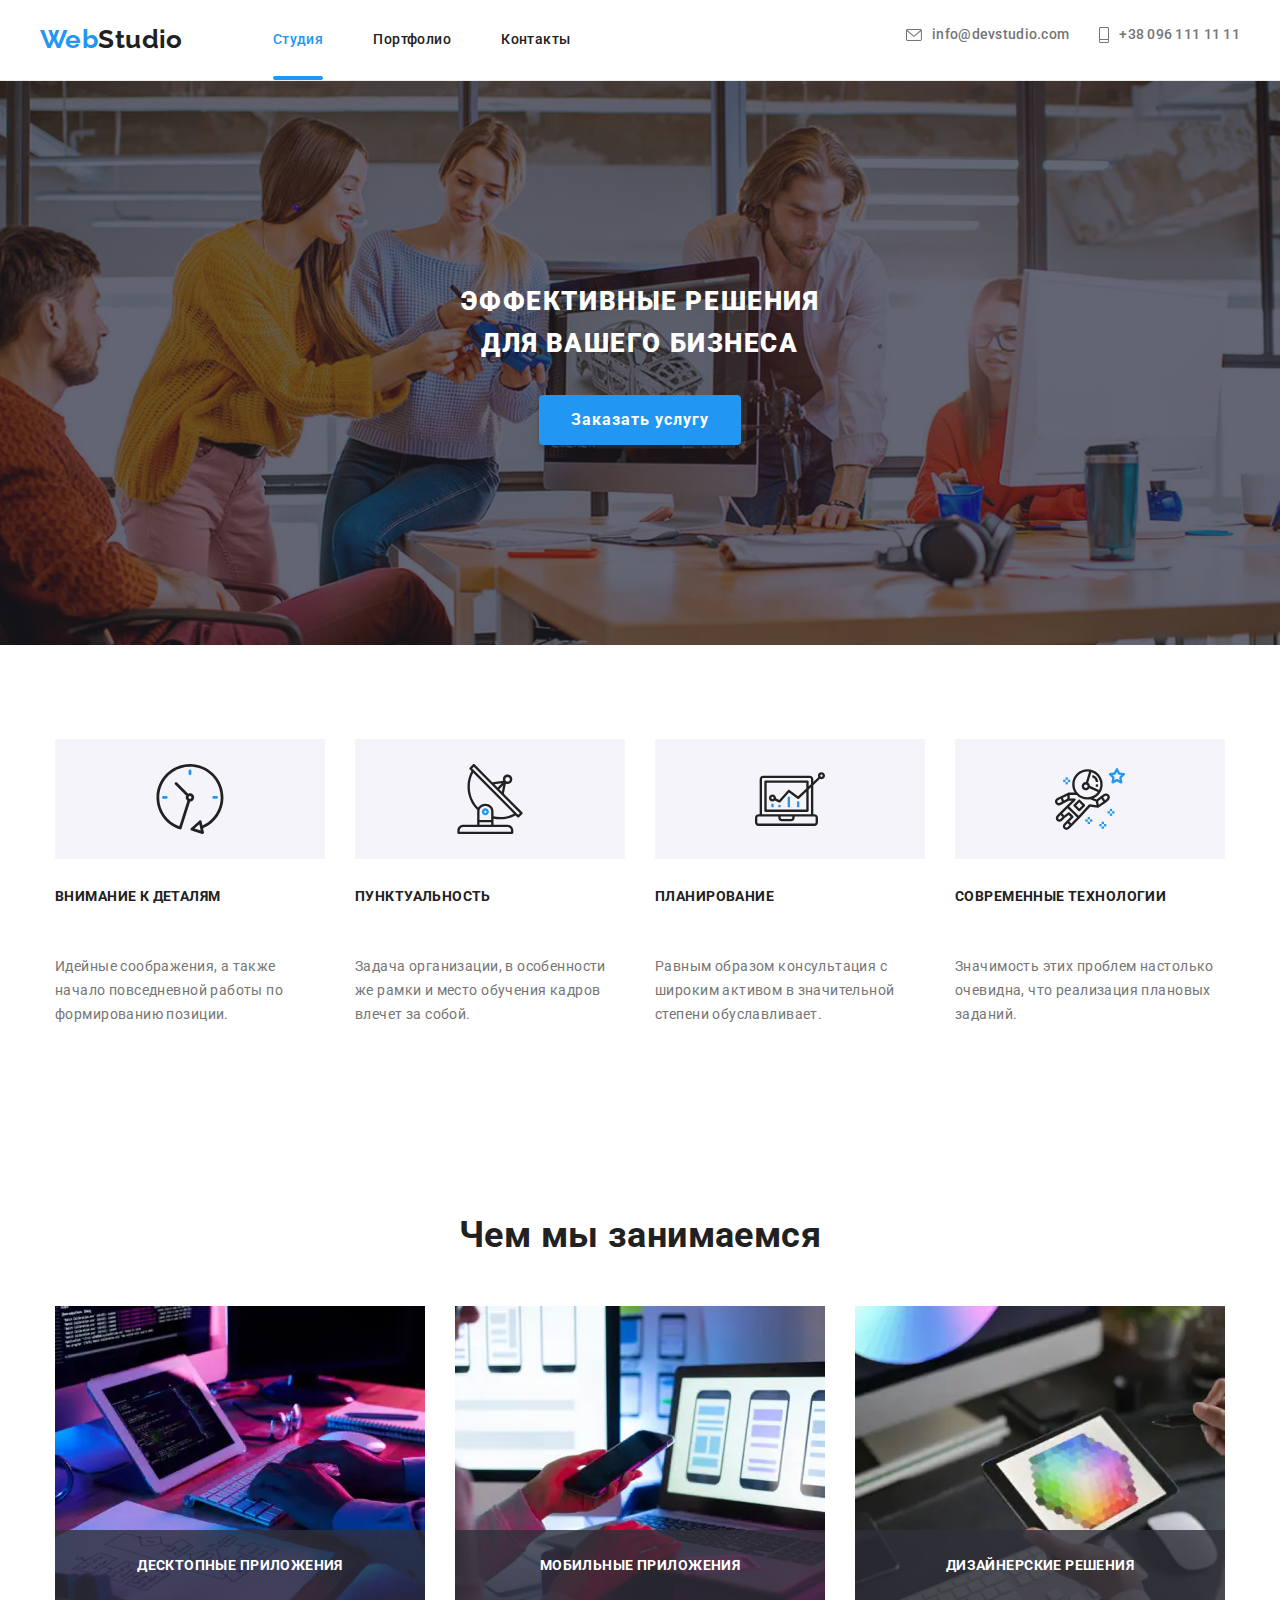
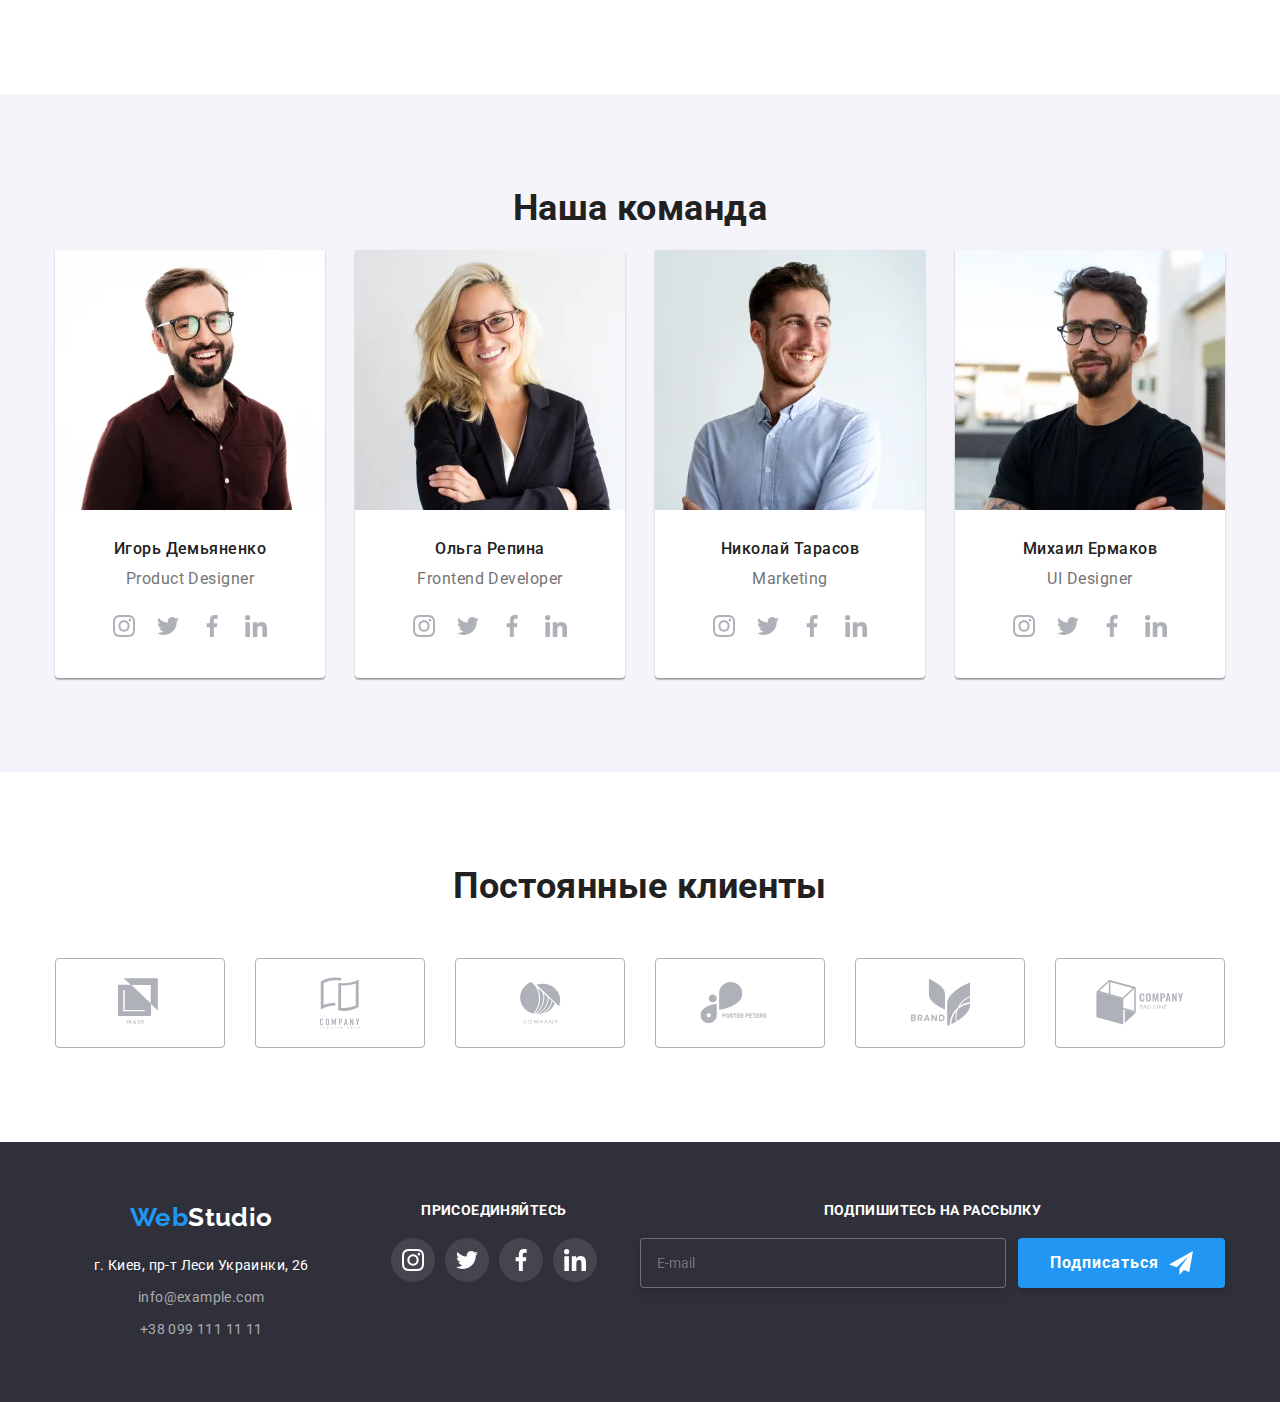
<file: index.html>
<!DOCTYPE html>
<html lang="ru">
  <head>
    <meta charset="UTF-8" />
    <meta name="viewport" content="width=device-width, initial-scale=1.0" />
    <title>Document</title>
    <link rel="preconnect" href="https://fonts.gstatic.com" />
    <link
      href="https://fonts.googleapis.com/css2?family=Raleway:wght@700&family=Roboto:wght@400;500;700;900&display=swap"
      rel="stylesheet"
    />
    <link
      rel="stylesheet"
      href="https://cdnjs.cloudflare.com/ajax/libs/modern-normalize/1.0.0/modern-normalize.min.css"
    />
    <link rel="stylesheet" href="./CSS/main.min.css" />
  </head>
  <body>
    <!--Шапка-->
    <header class="page-header">
      <div class="header__container container">
        <nav class="nav-header">
          <a href="/" class="logo">Web<span class="logo__color">Studio</span></a>

          <ul class="site-nav">
            <li class="nav-item"><a href="./index.html" class="link current">Студия</a></li>
            <li class="nav-item"><a href="./portfolio.html" class="link">Портфолио</a></li>
            <li class="nav-item"><a href="#" class="link">Контакты</a></li>
          </ul>
        </nav>
        <button type="button" data-menu-open class="burger__open">
          <svg class="burger__open--svg" width="40px" height="40px">
            <use class="svg" href="./images/sprite.svg#menu"></use>
          </svg>
        </button>
        <ul class="second-nav">
          <li class="nav-item">
            <a href="mailto:info@example.com" class="link">
              <svg class="second-nav-img" width="16px" height="12px">
                <use class="second-nav-icon" href="./images/sprite.svg#mail"></use>
              </svg>
              info@devstudio.com
            </a>
          </li>
          <li class="nav-item">
            <a href="tel:+380991111111" class="link">
              <svg class="second-nav-img" width="10px" height="16px">
                <use class="second-nav-icon" href="./images/sprite.svg#smartphone"></use>
              </svg>
              +38 096 111 11 11
            </a>
          </li>
        </ul>
      </div>
    </header>

    <main>
      <!-- Герой -->
      <section class="hero">
        <div class="container">
          <h1 class="hero__title">
            Эффективные решения<br />
            для вашего бизнеса
          </h1>
          <button type="button" data-modal-open class="hero-btn">Заказать услугу</button>
        </div>
      </section>

      <section class="section section-features">
        <div class="container">
          <h2 class="visually-hidden">Особености</h2>
          <ul class="features-list">
            <li class="features-item bgf-img1">
              <h3 class="section__title features">Внимание к деталям</h3>
              <p class="features-text">
                Идейные соображения, а также начало повседневной работы по формированию позиции.
              </p>
            </li>

            <li class="features-item bgf-img2">
              <h3 class="section__title features">Пунктуальность</h3>
              <p class="features-text">
                Задача организации, в особенности же рамки и место обучения кадров влечет за собой.
              </p>
            </li>

            <li class="features-item bgf-img3">
              <h3 class="section__title features">Планирование</h3>
              <p class="features-text">
                Равным образом консультация с широким активом в значительной степени обуславливает.
              </p>
            </li>

            <li class="features-item bgf-img4">
              <h3 class="section__title features">Современные технологии</h3>
              <p class="features-text">Значимость этих проблем настолько очевидна, что реализация плановых заданий.</p>
            </li>
          </ul>
        </div>
      </section>

      <!--Чем занимаемся-->
      <section class="section section-work">
        <div class="container">
          <h2 class="section__title">Чем мы занимаемся</h2>
          <ul class="work-title">
            <li class="work-item">
              <picture class="work__picture">
                <source
                  srcset="
                    ./images/work/desktop-applications/desktop-applications-01.webp    1x,
                    ./images/work/desktop-applications/desktop-applications-02@2x.webp 2x
                  "
                  media="(min-width: 1200px)"
                  type="image/webp"
                />
                <source
                  srcset="./images/work/desktop-applications/desktop-applications-02@2x 2x"
                  media="(min-width: 1200px)"
                />
                <img src="./images/work/desktop-applications/desktop-applications-01.jpg" alt="Декстопные приложения" />
              </picture>
              <p class="work-text">Десктопные приложения</p>
            </li>
            <li class="work-item">
              <picture class="work__picture">
                <source
                  srcset="
                    ./images/work/mobile-applications/mobile-applications-01.webp    1x,
                    ./images/work/mobile-applications/mobile-applications-02@2x.webp 2x
                  "
                  media="(min-width: 1200px)"
                  type="image/webp"
                />
                <source
                  srcset="./images/work/mobile-applications/mobile-applications-02@2x.jpg 2x"
                  media="(min-width: 1200px)"
                />
                <img src="./images/work/mobile-applications/mobile-applications-01.jpg" alt="Мобильные Приложения" />
              </picture>
              <p class="work-text">Мобильные приложения</p>
            </li>
            <li class="work-item">
              <picture class="work__picture">
                <source
                  srcset="
                    ./images/work/design-solution/design-solutions-01.webp    1x,
                    ./images/work/design-solution/design-solutions-02@2x.webp 2x
                  "
                  media="(min-width: 1200px)"
                  type="image/webp"
                />
                <source
                  srcset="./images/work/design-solution/design-solutions-02@2x.jpg 2x"
                  media="(min-width: 1200px)"
                />
                <img src="./images/work/design-solution/design-solutions-01.jpg" alt="Дизайнерские решения" />
              </picture>
              <p class="work-text">Дизайнерские решения</p>
            </li>
          </ul>
        </div>
      </section>

      <!--Команда-->
      <section class="section team">
        <div class="container">
          <h2 class="section__title">Наша команда</h2>
          <ul class="team__list">
            <li class="team__item">
              <div class="team__img--container">
                <picture>
                  <source
                    srcset="
                      ./images/Team/team-desktop/team-desktop-01.webp    1x,
                      ./images/Team/team-desktop/team-desktop-01@2x.webp 2x
                    "
                    media="(min-width: 1200px)"
                    type="image/webp"
                  />
                  <source
                    srcset="
                      ./images/Team/team-desktop/team-desktop-01.jpg    1x,
                      ./images/Team/team-desktop/team-desktop-01@2x.jpg 2x
                    "
                    media="(min-width: 1200px)"
                  />
                  <source
                    srcset="
                      ./images/Team/team-tablet/team-tablet-01.webp    1x,
                      ./images/Team/team-tablet/team-tablet-01@2x.webp 2x
                    "
                    media="(min-width: 768px)"
                    type="image/webp"
                  />
                  <source
                    srcset="
                      ./images/Team/team-tablet/team-tablet-01.jpg    1x,
                      ./images/Team/team-tablet/team-tablet-01@2x.jpg 2x
                    "
                    media="(min-width: 768px)"
                  />
                  <source
                    srcset="./images/Team/team-mobile/teammob1.webp 1x, ./images/Team/team-mobile/teammob1@2x.webp 2x"
                    media="(min-width: 320px)"
                    type="image/webp"
                  />
                  <source
                    srcset="./images/Team/team-mobile/teammob1.jpg, ./images/Team/team-mobile/teammob1@2x.jpg 2x"
                    media="(min-width: 320px)"
                  />
                  <img src="./images/Team/team-mobile/teammob1.jpg" alt="Игорь Демьяненко" />
                </picture>
              </div>
              <div class="team__text--container">
                <h3 class="team__name">Игорь Демьяненко</h3>
                <p class="team__text">Product Designer</p>
                <ul class="network-list">
                  <li class="network-item">
                    <a href="" class="network-link">
                      <svg class="network-icon">
                        <use class="icon" href="./images/sprite.svg#instagram"></use>
                      </svg>
                    </a>
                  </li>
                  <li class="network-item">
                    <a href="" class="network-link">
                      <svg class="network-icon">
                        <use class="icon" href="./images/sprite.svg#twitter"></use>
                      </svg>
                    </a>
                  </li>
                  <li class="network-item">
                    <a href="" class="network-link">
                      <svg class="network-icon">
                        <use class="icon" href="./images/sprite.svg#facebook"></use>
                      </svg>
                    </a>
                  </li>
                  <li class="network-item">
                    <a href="" class="network-link">
                      <svg class="network-icon">
                        <use class="icon" href="./images/sprite.svg#linkedin"></use>
                      </svg>
                    </a>
                  </li>
                </ul>
              </div>
            </li>

            <li class="team__item">
              <div class="team__img--container">
                <picture>
                  <source
                    srcset="
                      ./images/Team/team-desktop/team-desktop-02.webp    1x,
                      ./images/Team/team-desktop/team-desktop-02@2x.webp 2x
                    "
                    media="(min-width: 1200px)"
                    type="image/webp"
                  />
                  <source
                    srcset="
                      ./images/Team/team-desktop/team-desktop-02.jpg    1x,
                      ./images/Team/team-desktop/team-desktop-02@2x.jpg 2x
                    "
                    media="(min-width: 1200px)"
                  />
                  <source
                    srcset="
                      ./images/Team/team-tablet/team-tablet-02.webp    1x,
                      ./images/Team/team-tablet/team-tablet-02@2x.webp 2x
                    "
                    media="(min-width: 768px)"
                    type="image/webp"
                  />
                  <source
                    srcset="
                      ./images/Team/team-tablet/team-tablet-02.jpg    1x,
                      ./images/Team/team-tablet/team-tablet-02@2x.jpg 2x
                    "
                    media="(min-width: 768px)"
                  />
                  <source
                    srcset="./images/Team/team-mobile/teammob2.webp 1x, ./images/Team/team-mobile/teammob2@2x.webp 2x"
                    media="(min-width: 320px)"
                    type="image/webp"
                  />
                  <source
                    srcset="./images/Team/team-mobile/teammob2.jpg, ./images/Team/team-mobile/teammob2@2x.jpg 2x"
                    media="(min-width: 320px)"
                  />
                  <img src="./images/Team/team-mobile/teammob2.jpg" alt="Ольга Репина" />
                </picture>
              </div>
              <div class="team__text--container">
                <h3 class="team__name">Ольга Репина</h3>
                <p class="team__text">Frontend Developer</p>
                <ul class="network-list">
                  <li class="network-item">
                    <a href="" class="network-link">
                      <svg class="network-icon">
                        <use class="icon" href="./images/sprite.svg#instagram"></use>
                      </svg>
                    </a>
                  </li>
                  <li class="network-item">
                    <a href="" class="network-link">
                      <svg class="network-icon">
                        <use class="icon" href="./images/sprite.svg#twitter"></use>
                      </svg>
                    </a>
                  </li>
                  <li class="network-item">
                    <a href="" class="network-link">
                      <svg class="network-icon">
                        <use class="icon" href="./images/sprite.svg#facebook"></use>
                      </svg>
                    </a>
                  </li>
                  <li class="network-item">
                    <a href="" class="network-link">
                      <svg class="network-icon">
                        <use class="icon" href="./images/sprite.svg#linkedin"></use>
                      </svg>
                    </a>
                  </li>
                </ul>
              </div>
            </li>

            <li class="team__item">
              <div class="team__img--container">
                <picture>
                  <source
                    srcset="
                      ./images/Team/team-desktop/team-desktop-03.webp    1x,
                      ./images/Team/team-desktop/team-desktop-03@2x.webp 2x
                    "
                    media="(min-width: 1200px)"
                    type="image/webp"
                  />
                  <source
                    srcset="
                      ./images/Team/team-desktop/team-desktop-03.jpg    1x,
                      ./images/Team/team-desktop/team-desktop-03@2x.jpg 2x
                    "
                    media="(min-width: 1200px)"
                  />
                  <source
                    srcset="
                      ./images/Team/team-tablet/team-tablet-03.webp    1x,
                      ./images/Team/team-tablet/team-tablet-03@2x.webp 2x
                    "
                    media="(min-width: 768px)"
                    type="image/webp"
                  />
                  <source
                    srcset="
                      ./images/Team/team-tablet/team-tablet-03.jpg    1x,
                      ./images/Team/team-tablet/team-tablet-03@2x.jpg 2x
                    "
                    media="(min-width: 768px)"
                  />
                  <source
                    srcset="./images/Team/team-mobile/teammob3.webp 1x, ./images/Team/team-mobile/teammob3@2x.webp 2x"
                    media="(min-width: 320px)"
                    type="image/webp"
                  />
                  <source
                    srcset="./images/Team/team-mobile/teammob3.jpg, ./images/Team/team-mobile/teammob3@2x.jpg 2x"
                    media="(min-width: 320px)"
                  />
                  <img src="./images/Team/team-mobile/teammob3.jpg" alt="Николай Тарасов" />
                </picture>
              </div>
              <div class="team__text--container">
                <h3 class="team__name">Николай Тарасов</h3>
                <p class="team__text">Marketing</p>
                <ul class="network-list">
                  <li class="network-item">
                    <a href="" class="network-link">
                      <svg class="network-icon">
                        <use class="icon" href="./images/sprite.svg#instagram"></use>
                      </svg>
                    </a>
                  </li>
                  <li class="network-item">
                    <a href="" class="network-link">
                      <svg class="network-icon">
                        <use class="icon" href="./images/sprite.svg#twitter"></use>
                      </svg>
                    </a>
                  </li>
                  <li class="network-item">
                    <a href="" class="network-link">
                      <svg class="network-icon">
                        <use class="icon" href="./images/sprite.svg#facebook"></use>
                      </svg>
                    </a>
                  </li>
                  <li class="network-item">
                    <a href="" class="network-link">
                      <svg class="network-icon">
                        <use class="icon" href="./images/sprite.svg#linkedin"></use>
                      </svg>
                    </a>
                  </li>
                </ul>
              </div>
            </li>

            <li class="team__item">
              <div class="team__img--container">
                <picture>
                  <source
                    srcset="
                      ./images/Team/team-desktop/team-desktop-04.webp    1x,
                      ./images/Team/team-desktop/team-desktop-04@2x.webp 2x
                    "
                    media="(min-width: 1200px)"
                    type="image/webp"
                  />
                  <source
                    srcset="
                      ./images/Team/team-desktop/team-desktop-04.jpg    1x,
                      ./images/Team/team-desktop/team-desktop-04@2x.jpg 2x
                    "
                    media="(min-width: 1200px)"
                  />
                  <source
                    srcset="
                      ./images/Team/team-tablet/team-tablet-04.webp    1x,
                      ./images/Team/team-tablet/team-tablet-04@2x.webp 2x
                    "
                    media="(min-width: 768px)"
                    type="image/webp"
                  />
                  <source
                    srcset="
                      ./images/Team/team-tablet/team-tablet-04.jpg    1x,
                      ./images/Team/team-tablet/team-tablet-04@2x.jpg 2x
                    "
                    media="(min-width: 768px)"
                  />
                  <source
                    srcset="./images/Team/team-mobile/teammob4.webp 1x, ./images/Team/team-mobile/teammob4@2x.webp 2x"
                    media="(min-width: 320px)"
                    type="image/webp"
                  />
                  <source
                    srcset="./images/Team/team-mobile/teammob4.jpg, ./images/Team/team-mobile/teammob4@2x.jpg 2x"
                    media="(min-width: 320px)"
                  />
                  <img src="./images/Team/team-mobile/teammob4.jpg" alt="Ольга Репина" />
                </picture>
              </div>
              <div class="team__text--container">
                <h3 class="team__name">Михаил Ермаков</h3>
                <p class="team__text">UI Designer</p>
                <ul class="network-list">
                  <li class="network-item">
                    <a href="" class="network-link">
                      <svg class="network-icon">
                        <use class="icon" href="./images/sprite.svg#instagram"></use>
                      </svg>
                    </a>
                  </li>
                  <li class="network-item">
                    <a href="" class="network-link">
                      <svg class="network-icon">
                        <use class="icon" href="./images/sprite.svg#twitter"></use>
                      </svg>
                    </a>
                  </li>
                  <li class="network-item">
                    <a href="" class="network-link">
                      <svg class="network-icon">
                        <use class="icon" href="./images/sprite.svg#facebook"></use>
                      </svg>
                    </a>
                  </li>
                  <li class="network-item">
                    <a href="" class="network-link">
                      <svg class="network-icon">
                        <use class="icon" href="./images/sprite.svg#linkedin"></use>
                      </svg>
                    </a>
                  </li>
                </ul>
              </div>
            </li>
          </ul>
        </div>
      </section>

      <!-- Наши Клиенты -->
      <section class="section">
        <div class="container">
          <h2 class="section__title">Постоянные клиенты</h2>
          <ul class="clients__list">
            <li class="clients__item">
              <a href="" class="clients__link">
                <svg class="clients__img" width="44px" height="49px">
                  <use class="clients__logo" href="./images/sprite.svg#logo1"></use>
                </svg>
              </a>
            </li>
            <li class="clients__item">
              <a href="" class="clients__link">
                <svg class="clients__img" width="40px" height="52px">
                  <use class="clients__logo" href="./images/sprite.svg#logo2"></use>
                </svg>
              </a>
            </li>
            <li class="clients__item">
              <a href="" class="clients__link">
                <svg class="clients__img" width="41px" height="42px">
                  <use class="clients__logo" href="./images/sprite.svg#logo3"></use>
                </svg>
              </a>
            </li>
            <li class="clients__item">
              <a href="" class="clients__link">
                <svg class="clients__img" width="80px" height="42px">
                  <use class="clients__logo" href="./images/sprite.svg#logo4"></use>
                </svg>
              </a>
            </li>
            <li class="clients__item">
              <a href="" class="clients__link">
                <svg class="clients__img" width="59px" height="47px">
                  <use class="clients__logo" href="./images/sprite.svg#logo5"></use>
                </svg>
              </a>
            </li>
            <li class="clients__item">
              <a href="" class="clients__link">
                <svg class="clients__img" width="88px" height="45px">
                  <use class="clients__logo" href="./images/logo6.svg#logo6"></use>
                </svg>
              </a>
            </li>
          </ul>
        </div>
      </section>
    </main>

    <!-- Подвал -->
    <footer class="footer-page">
      <div class="container footer__box">
        <div class="footer-address-container">
          <a href="/" class="logo">Web<span class="logo__color--footer">Studio</span></a>

          <address class="footer-content">
            <ul class="footer-list">
              <li class="footer-list-item">
                <a href="https://goo.gl/maps/4PFyWTzTnwLAxrPg8 " rel="“noopener" class="link-map"
                  >г. Киев, пр-т Леси Украинки, 26</a
                >
              </li>
              <li class="footer-list-item">
                <a href="mailto:info@example.com" class="link rgba">info@example.com</a>
              </li>

              <li class="footer-list-item">
                <a href="tel:+380991111111" class="link rgba">+38 099 111 11 11</a>
              </li>
            </ul>
          </address>
        </div>

        <div class="soshial-link-container">
          <h2 class="footer__title">присоединяйтесь</h2>
          <ul class="soshial-link-list">
            <li class="soshial-link-item">
              <a href="" class="soshial-link">
                <svg class="network-icon">
                  <use class="icon" href="./images/sprite.svg#instagram"></use>
                </svg>
              </a>
            </li>
            <li class="soshial-link-item">
              <a href="" class="soshial-link">
                <svg class="network-icon">
                  <use class="icon" href="./images/sprite.svg#twitter"></use>
                </svg>
              </a>
            </li>
            <li class="soshial-link-item">
              <a href="" class="soshial-link">
                <svg class="network-icon">
                  <use class="icon" href="./images/sprite.svg#facebook"></use>
                </svg>
              </a>
            </li>
            <li class="soshial-link-item">
              <a href="" class="soshial-link">
                <svg class="network-icon">
                  <use class="icon" href="./images/sprite.svg#linkedin"></use>
                </svg>
              </a>
            </li>
          </ul>
        </div>

        <div class="subscription-container">
          <p class="footer__title">Подпишитесь на рассылку</p>
          <form class="subscription-form">
            <input type="email" name="email" placeholder="E-mail" class="subscription-input" />
            <button type="submit" class="hero-btn footer-btn">
              Подписаться
              <svg class="subscription-send" width="24px" height="24px">
                <use class="send-img" href="./images/sprite.svg#send"></use>
              </svg>
            </button>
          </form>
        </div>
      </div>
    </footer>

    <div class="backdrop is-hidden" data-modal>
      <div class="backdrop-window">
        <div class="backdrop-contant">
          <form class="backdrop-form">
            <p class="backdrop-form-name">Оставьте свои данные, мы вам перезвоним</p>
            <label for="Имя" class="backdrop-list">
              <span class="backdrop-form-text">Имя</span>
              <span class="svg-form-container">
                <input type="text" name="username" class="backdrop-imput" id="Имя" />
                <svg class="backdrop-icon-container" width="18" height="18">
                  <use class="backdrop-icon" href="./images/sprite.svg#person"></use>
                </svg>
              </span>
            </label>

            <label for="Телефон" class="backdrop-list">
              <span class="backdrop-form-text">Телефон</span>
              <span class="svg-form-container">
                <input type="tel" name="phone-number" class="backdrop-imput" id="Телефон" />
                <svg class="backdrop-icon-container" width="18" height="18">
                  <use class="backdrop-icon" href="./images/sprite.svg#phone"></use>
                </svg>
              </span>
            </label>

            <label for="Почта" class="backdrop-list">
              <span class="backdrop-form-text">Почта</span>
              <span class="svg-form-container">
                <input type="email" name="email" class="backdrop-imput" id="Почта" />
                <svg class="backdrop-icon-container" width="18" height="18">
                  <use class="backdrop-icon" href="./images/sprite.svg#mail2"></use>
                </svg>
              </span>
            </label>

            <label for="comment" class="backdrop-list">
              <span class="backdrop-form-text">Комментарий</span>
              <textarea name="comment" placeholder="Введите текст" class="backdrop-textarea" id="comment"></textarea>
            </label>

            <input name="mailing" id="mailing" type="checkbox" class="backdrop-checkbox-bg visually-hidden" />
            <label for="mailing" class="checkbox-text"
              >Соглашаюсь с рассылкой и принимаю <a href="#" class="checkbox-link">Условия договора</a>
            </label>
            <button type="submit" class="hero-btn">Отправить</button>
          </form>

          <button type="button" data-modal-close class="backdrop-btn">
            <svg class="icon-exit">
              <use href="./images/sprite.svg#close-black"></use>
            </svg>
          </button>
        </div>
      </div>
    </div>

    <div class="burger is-menu-hidden" data-menu>
      <ul class="burger__nav--list">
        <li class="burger__nav--item">
          <a href="./index.html" class="burger__nav--link active">Студия</a>
        </li>
        <li class="burger__nav--item">
          <a href="./portfolio.html" class="burger__nav--link">Портфолио</a>
        </li>
        <li class="burger__nav--item">
          <a href="#" class="burger__nav--link">Контакты</a>
        </li>
      </ul>

      <div class="burger__second">
        <ul class="burger__second--list">
          <li class="burger__second--item">
            <a href="tell:+380961111111" class="second__link--tell">+38 096 111 11 11</a>
          </li>
          <li class="burger__second--item">
            <a href="mailto:info@devstudio.com" class="second__link">info@devstudio.com</a>
          </li>
        </ul>

        <ul class="burger__network">
          <li class="burger__network--item">
            <a href="" class="burger__network--link">Instagram</a>
          </li>
          <li class="burger__network--item">
            <a href="" class="burger__network--link">Twitter</a>
          </li>
          <li class="burger__network--item">
            <a href="" class="burger__network--link">Facebook</a>
          </li>
          <li class="burger__network--item">
            <a href="" class="burger__network--link">LinkedIn</a>
          </li>
        </ul>
      </div>

      <button type="button" class="burger__close" data-menu-close>
        <svg class="burger__close--img" width="20px" height="20px">
          <use class="svg" href="./images/sprite.svg#close-black"></use>
        </svg>
      </button>
    </div>

    <script src="./js/modal.js"></script>
    <script src="./js/menu.js"></script>
  </body>
</html>
</file>
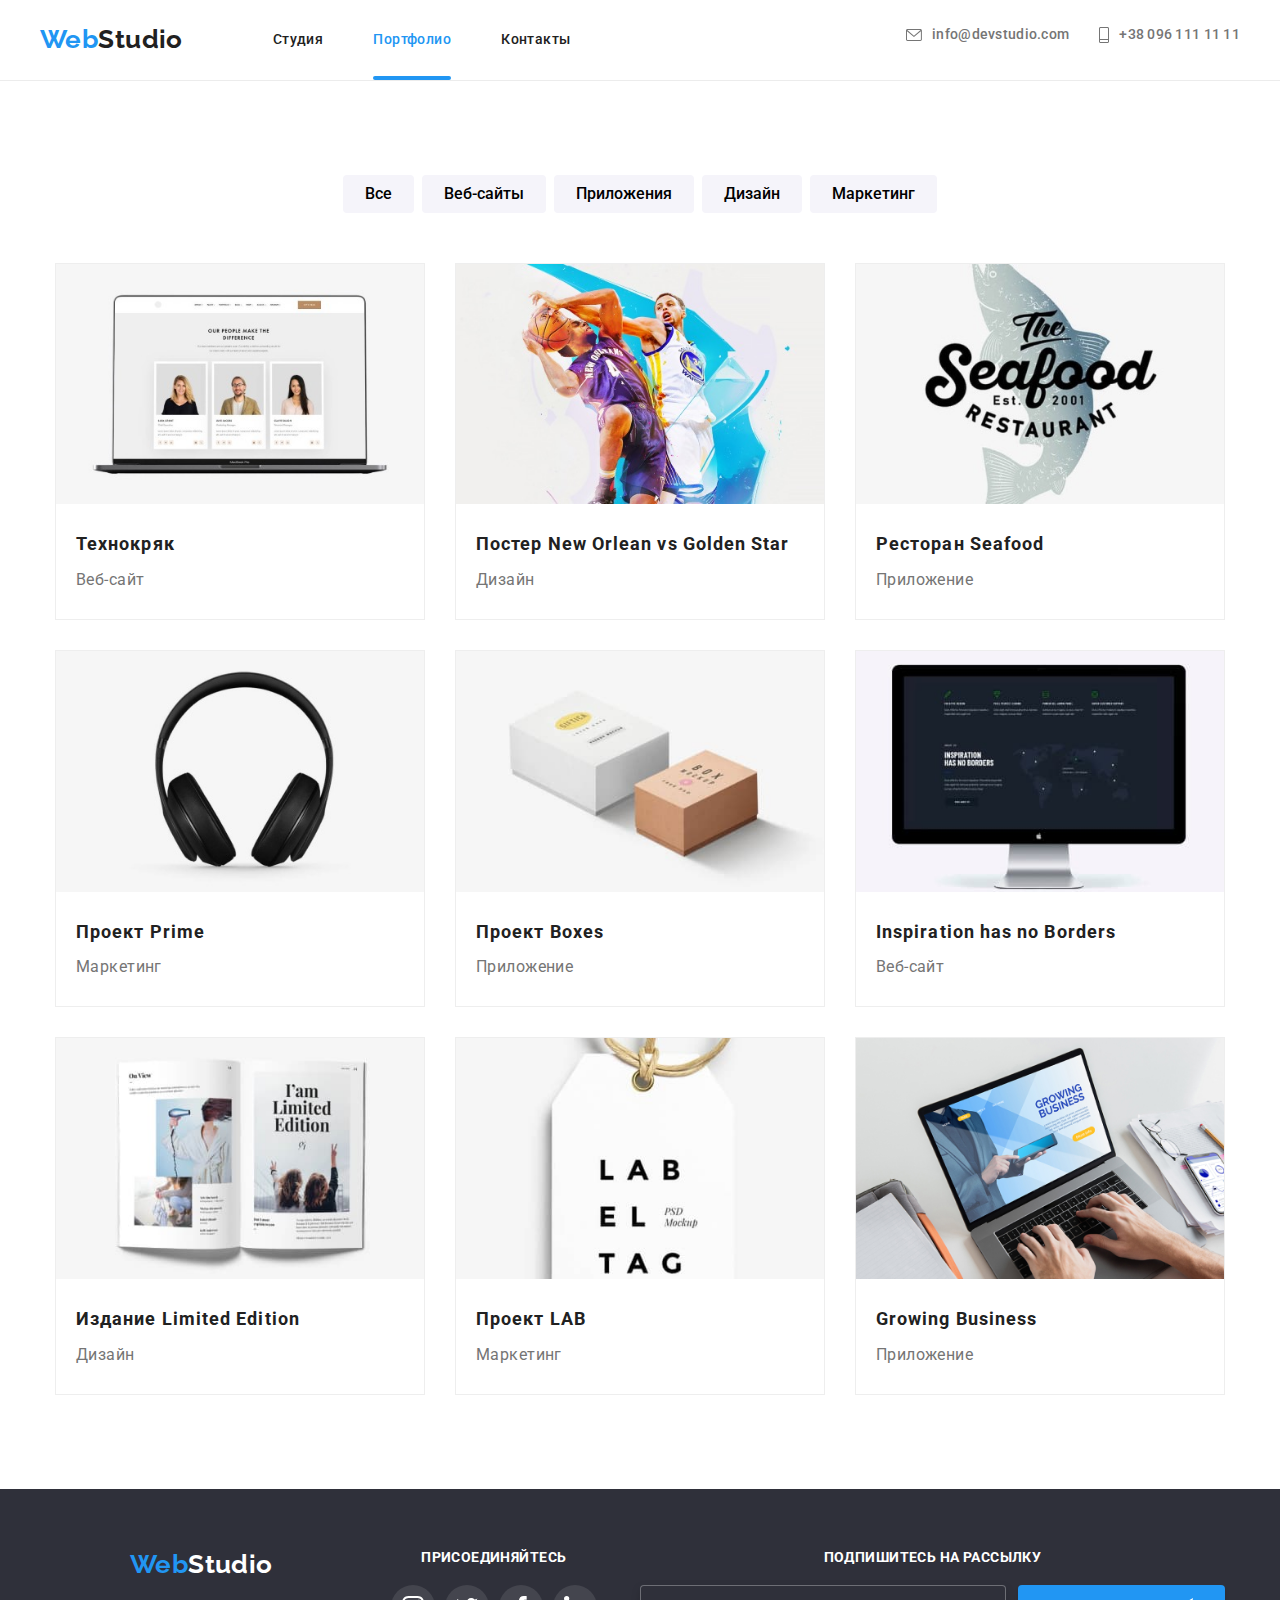
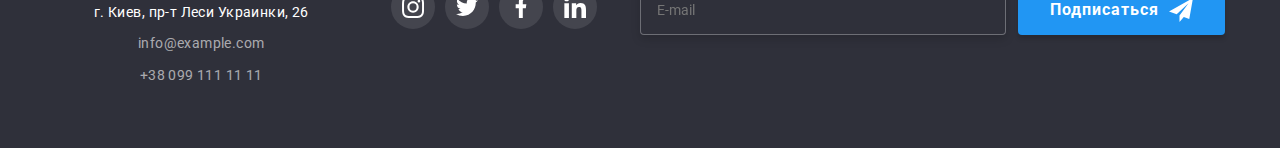
<file: portfolio.html>
<!DOCTYPE html>
<html lang="ru">
  <head>
    <meta charset="UTF-8" />
    <meta name="viewport" content="width=device-width, initial-scale=1.0" />
    <title>Document</title>
    <link rel="preconnect" href="https://fonts.gstatic.com" />
    <link
      href="https://fonts.googleapis.com/css2?family=Raleway:wght@700&family=Roboto:wght@400;500;700;900&display=swap"
      rel="stylesheet"
    />
    <link
      rel="stylesheet"
      href="https://cdnjs.cloudflare.com/ajax/libs/modern-normalize/1.0.0/modern-normalize.min.css"
    />
    <link rel="stylesheet" href="./CSS/main.min.css" />
  </head>
  <body>
    <!--Шапка-->
    <header class="page-header">
      <div class="header__container container">
        <nav class="nav-header">
          <a href="/" class="logo">Web<span class="logo__color">Studio</span></a>

          <ul class="site-nav">
            <li class="nav-item"><a href="./index.html" class="link">Студия</a></li>
            <li class="nav-item"><a href="./portfolio.html" class="link current">Портфолио</a></li>
            <li class="nav-item"><a href="#" class="link">Контакты</a></li>
          </ul>
        </nav>
        <button type="button" data-menu-open class="burger__open">
          <svg class="burger__open--svg" width="40px" height="40px">
            <use class="svg" href="./images/sprite.svg#menu"></use>
          </svg>
        </button>
        <ul class="second-nav">
          <li class="nav-item">
            <a href="mailto:info@example.com" class="link">
              <svg class="second-nav-img" width="16px" height="12px">
                <use class="second-nav-icon" href="./images/sprite.svg#mail"></use>
              </svg>
              info@devstudio.com
            </a>
          </li>
          <li class="nav-item">
            <a href="tel:+380991111111" class="link">
              <svg class="second-nav-img" width="10px" height="16px">
                <use class="second-nav-icon" href="./images/sprite.svg#smartphone"></use>
              </svg>
              +38 096 111 11 11
            </a>
          </li>
        </ul>
      </div>
    </header>

    <main class="portfolio-main-container">
      <div class="container">
        <section class="section portfolio-section">
          <h1 class="visually-hidden">Список проектов</h1>

          <!-- Фильтр -->

          <ul class="filter-container">
            <li class="filter-list">
              <button type="button" class="filter">Все</button>
            </li>
            <li class="filter-list">
              <button type="button" class="filter">Веб-сайты</button>
            </li>
            <li class="filter-list">
              <button type="button" class="filter">Приложения</button>
            </li>
            <li class="filter-list">
              <button type="button" class="filter">Дизайн</button>
            </li>
            <li class="filter-list">
              <button type="button" class="filter">Маркетинг</button>
            </li>
          </ul>

          <!-- Список -->
          <ul class="flex-container">
            <li class="portfolio-box">
              <a href="" class="filter-link">
                <div class="filter-img">
                  <img src="./images/portfolio/portfolio-mobile/portfolio-mob-01.jpg" alt="Веб-сайт Технокряк" />
                  <p class="portfolio-opacity-text">
                    Технокряк это современная площадка распространения коронавируса. Компании используют эту платформу
                    для цифрового шпионажа и атак на защищённые сервера конкурентов.
                  </p>
                </div>
                <div class="filter-contant-container">
                  <h2 class="section-title filter-page">Технокряк</h2>
                  <p class="filter-text">Веб-сайт</p>
                </div>
              </a>
            </li>
            <li class="portfolio-box">
              <a href="" class="filter-link">
                <div class="filter-img">
                  <img
                    src="./images/portfolio/portfolio-mobile/portfolio-mob-02.jpg"
                    alt="Баскетбольная команда New Orlean"
                  />
                  <p class="portfolio-opacity-text">
                    Технокряк это современная площадка распространения коронавируса. Компании используют эту платформу
                    для цифрового шпионажа и атак на защищённые сервера конкурентов.
                  </p>
                </div>
                <div class="filter-contant-container">
                  <h2 class="section-title filter-page">Постер New Orlean vs Golden Star</h2>
                  <p class="filter-text">Дизайн</p>
                </div>
              </a>
            </li>
            <li class="portfolio-box">
              <a href="" class="filter-link">
                <div class="filter-img">
                  <img src="./images/portfolio/portfolio-mobile/portfolio-mob-03.jpg" alt="Ресторан Seafood" />
                  <p class="portfolio-opacity-text">
                    Технокряк это современная площадка распространения коронавируса. Компании используют эту платформу
                    для цифрового шпионажа и атак на защищённые сервера конкурентов.
                  </p>
                </div>
                <div class="filter-contant-container">
                  <h2 class="section-title filter-page">Ресторан Seafood</h2>
                  <p class="filter-text">Приложение</p>
                </div>
              </a>
            </li>
            <li class="portfolio-box">
              <a href="" class="filter-link">
                <div class="filter-img">
                  <img src="./images/portfolio/portfolio-mobile/portfolio-mob-04.jpg" alt="Блютуз наушники" />
                  <p class="portfolio-opacity-text">
                    Технокряк это современная площадка распространения коронавируса. Компании используют эту платформу
                    для цифрового шпионажа и атак на защищённые сервера конкурентов.
                  </p>
                </div>
                <div class="filter-contant-container">
                  <h2 class="section-title filter-page">Проект Prime</h2>
                  <p class="filter-text">Маркетинг</p>
                </div>
              </a>
            </li>
            <li class="portfolio-box">
              <a href="" class="filter-link">
                <div class="filter-img">
                  <img src="./images/portfolio/portfolio-mobile/portfolio-mob-05(1x).jpg" alt="коробки" />
                  <p class="portfolio-opacity-text">
                    Технокряк это современная площадка распространения коронавируса. Компании используют эту платформу
                    для цифрового шпионажа и атак на защищённые сервера конкурентов.
                  </p>
                </div>
                <div class="filter-contant-container">
                  <h2 class="section-title filter-page">Проект Boxes</h2>
                  <p class="filter-text">Приложение</p>
                </div>
              </a>
            </li>
            <li class="portfolio-box">
              <a href="" class="filter-link">
                <div class="filter-img">
                  <img
                    src="./images/portfolio/portfolio-mobile/portfolio-mob-06(1x).jpg"
                    alt="Веб-сайт Inspiration has no Borders"
                  />
                  <p class="portfolio-opacity-text">
                    Технокряк это современная площадка распространения коронавируса. Компании используют эту платформу
                    для цифрового шпионажа и атак на защищённые сервера конкурентов.
                  </p>
                </div>
                <div class="filter-contant-container">
                  <h2 class="section-title filter-page">Inspiration has no Borders</h2>
                  <p class="filter-text">Веб-сайт</p>
                </div>
              </a>
            </li>
            <li class="portfolio-box">
              <a href="" class="filter-link">
                <div class="filter-img">
                  <img
                    src="./images/portfolio/portfolio-mobile/portfolio-mob-07(1x).jpg"
                    alt="Веб-сайт Limited Edition"
                  />
                  <p class="portfolio-opacity-text">
                    Технокряк это современная площадка распространения коронавируса. Компании используют эту платформу
                    для цифрового шпионажа и атак на защищённые сервера конкурентов.
                  </p>
                </div>
                <div class="filter-contant-container">
                  <h2 class="section-title filter-page">Издание Limited Edition</h2>
                  <p class="filter-text">Дизайн</p>
                </div>
              </a>
            </li>
            <li class="portfolio-box">
              <a href="" class="filter-link">
                <div class="filter-img">
                  <img src="./images/portfolio/portfolio-mobile/portfolio-mob-08(1x).jpg" alt="Бирка" />
                  <p class="portfolio-opacity-text">
                    Технокряк это современная площадка распространения коронавируса. Компании используют эту платформу
                    для цифрового шпионажа и атак на защищённые сервера конкурентов.
                  </p>
                </div>
                <div class="filter-contant-container">
                  <h2 class="section-title filter-page">Проект LAB</h2>
                  <p class="filter-text">Маркетинг</p>
                </div>
              </a>
            </li>
            <li class="portfolio-box">
              <a href="" class="filter-link">
                <div class="filter-img">
                  <img
                    src="./images/portfolio/portfolio-mobile/portfolio-mob-09(1x).jpg"
                    alt="Приложение Growing Business"
                  />
                  <p class="portfolio-opacity-text">
                    Технокряк это современная площадка распространения коронавируса. Компании используют эту платформу
                    для цифрового шпионажа и атак на защищённые сервера конкурентов.
                  </p>
                </div>
                <div class="filter-contant-container">
                  <h2 class="section-title filter-page">Growing Business</h2>
                  <p class="filter-text">Приложение</p>
                </div>
              </a>
            </li>
          </ul>
        </section>
      </div>
    </main>

    <!-- Подвал -->

    <footer class="footer-page">
      <div class="container footer__box">
        <div class="footer-address-container">
          <a href="/" class="logo">Web<span class="logo__color--footer">Studio</span></a>

          <address class="footer-content">
            <ul class="footer-list">
              <li class="footer-list-item">
                <a href="https://goo.gl/maps/4PFyWTzTnwLAxrPg8 " rel="“noopener" class="link-map"
                  >г. Киев, пр-т Леси Украинки, 26</a
                >
              </li>
              <li class="footer-list-item">
                <a href="mailto:info@example.com" class="link rgba">info@example.com</a>
              </li>

              <li class="footer-list-item">
                <a href="tel:+380991111111" class="link rgba">+38 099 111 11 11</a>
              </li>
            </ul>
          </address>
        </div>

        <div class="soshial-link-container">
          <h2 class="footer__title">присоединяйтесь</h2>
          <ul class="soshial-link-list">
            <li class="soshial-link-item">
              <a href="" class="soshial-link">
                <svg class="network-icon">
                  <use class="icon" href="./images/sprite.svg#instagram"></use>
                </svg>
              </a>
            </li>
            <li class="soshial-link-item">
              <a href="" class="soshial-link">
                <svg class="network-icon">
                  <use class="icon" href="./images/sprite.svg#twitter"></use>
                </svg>
              </a>
            </li>
            <li class="soshial-link-item">
              <a href="" class="soshial-link">
                <svg class="network-icon">
                  <use class="icon" href="./images/sprite.svg#facebook"></use>
                </svg>
              </a>
            </li>
            <li class="soshial-link-item">
              <a href="" class="soshial-link">
                <svg class="network-icon">
                  <use class="icon" href="./images/sprite.svg#linkedin"></use>
                </svg>
              </a>
            </li>
          </ul>
        </div>

        <div class="subscription-container">
          <p class="footer__title">Подпишитесь на рассылку</p>
          <form class="subscription-form">
            <input type="email" name="email" placeholder="E-mail" class="subscription-input" />
            <button type="submit" class="hero-btn footer-btn">
              Подписаться
              <svg class="subscription-send" width="24px" height="24px">
                <use class="send-img" href="./images/sprite.svg#send"></use>
              </svg>
            </button>
          </form>
        </div>
      </div>
    </footer>

    <div class="burger is-menu-hidden" data-menu>
      <ul class="burger__nav--list">
        <li class="burger__nav--item">
          <a href="./index.html" class="burger__nav--link">Студия</a>
        </li>
        <li class="burger__nav--item">
          <a href="./portfolio.html" class="burger__nav--link active">Портфолио</a>
        </li>
        <li class="burger__nav--item">
          <a href="#" class="burger__nav--link">Контакты</a>
        </li>
      </ul>

      <div class="burger__second">
        <ul class="burger__second--list">
          <li class="burger__second--item">
            <a href="tell:+380961111111" class="second__link--tell">+38 096 111 11 11</a>
          </li>
          <li class="burger__second--item">
            <a href="mailto:info@devstudio.com" class="second__link">info@devstudio.com</a>
          </li>
        </ul>

        <ul class="burger__network">
          <li class="burger__network--item">
            <a href="" class="burger__network--link">Instagram</a>
          </li>
          <li class="burger__network--item">
            <a href="" class="burger__network--link">Twitter</a>
          </li>
          <li class="burger__network--item">
            <a href="" class="burger__network--link">Facebook</a>
          </li>
          <li class="burger__network--item">
            <a href="" class="burger__network--link">LinkedIn</a>
          </li>
        </ul>
      </div>

      <button type="button" class="burger__close" data-menu-close>
        <svg class="burger__close--img" width="20px" height="20px">
          <use class="svg" href="./images/sprite.svg#close-black"></use>
        </svg>
      </button>
    </div>

    <script src="./js/menu.js"></script>
  </body>
</html>
</file>
<file: CSS/main.min.css>
:root{--text-color: #757575;--text-black-color: #212121;--text-wite-color: #ffffff;--text-accent: #2196f3;--text-background-color: #e5e5e5;--background-second-color: #f5f4fa;--footer-bg-color: #2f303a;--border-: 1px solid #eeeeee;--cubic: cubic-bezier(0.4, 0, 0.2, 1)}.visually-hidden{position:absolute !important;clip:rect(1px 1px 1px 1px);clip:rect(1px, 1px, 1px, 1px);padding:0 !important;border:0 !important;height:1px !important;width:1px !important;overflow:hidden}button{outline:none;list-style:none}a{text-decoration:none}img{display:block;max-width:100%;height:auto}*{margin:0;padding:0}body{background:var(--text-wite-color);color:var(--text-color);font-family:Roboto, sans-serif;letter-spacing:0.03em;font-size:14px;line-height:1.71}h1,h2,h3,h4{font-family:Roboto, sans-serif}ul{list-style:none;margin:0px;padding:0px}textarea{resize:none}.container{width:100%;margin-left:auto;margin-right:auto;padding-left:15px;padding-right:15px}@media screen and (min-width: 480px){.container{width:480px}}@media screen and (min-width: 768px){.container{width:768px}}@media screen and (min-width: 1200px){.container{width:1200px}}.burger{position:fixed;top:0;right:0;width:100vw;display:flex;flex-wrap:wrap;align-content:space-between;height:100vh;padding-top:48px;padding-left:40px;padding-bottom:48px;align-content:space-between;overflow:scroll;background-color:white;box-shadow:0px 4px 8px rgba(0,0,0,0.04),0px 2px 4px rgba(0,0,0,0.08),0px 1px 3px rgba(0,0,0,0.16);transform:translateX(100%);transition:transform 250ms cubic-bezier(0.4, 0, 0.2, 1),box-shadow cubic-bezier(0.4, 0, 0.2, 1)}.burger.is-menu-hidden{transform:translateX(0);box-shadow:0 0 0 50vmax rgba(0,0,0,0);transition:transform 250ms cubic-bezier(0.4, 0, 0.2, 1),box-shadow 250ms cubic-bezier(0.4, 0, 0.2, 1)}.burger__open{border:none;background-color:var(--text-wite-color)}.burger__open:focus{fill:var(--text-accent);outline:none}.burger .svg{display:block;fill:var(--text-black-color)}.burger__close{position:absolute;top:10px;right:15px;width:40px;height:40px;background-color:var(--text-wite-color);border:none}.burger__close:focus .svg{fill:var(--text-accent)}.burger__nav--link{font-weight:500;font-size:40px;line-height:1.175;letter-spacing:0.02em;color:var(--text-black-color);text-decoration:none;transition:fill 250ms cubic-bezier(0.4, 0, 0.2, 1)}.burger__nav--link:focus{fill:var(--text-accent)}.burger__nav--link.active{color:var(--text-accent);display:block;position:relative}.burger__nav--item:not(:last-child){margin-bottom:32px}.burger__second--list{margin-bottom:60px;width:100%}.second__link--tell{font-weight:500;font-size:34px;line-height:1.176;letter-spacing:0.02em;color:var(--text-accent);text-decoration:none}.second__link--tell:focus{fill:var(--text-accent)}.burger__second{width:100%}.second__link{font-weight:500;font-size:24px;line-height:1.166;letter-spacing:0.02em;color:var(--text-color);text-decoration:none}.second__link:focus{fill:var(--text-accent)}.burger__second--item:not(:last-child){margin-bottom:32px}.burger__network{display:flex}.burger__network--link{font-weight:500;font-size:18px;line-height:1.222;letter-spacing:0.02em;color:#2196f3;padding:10px;text-decoration:none}.burger__network--link:focus{fill:var(--text-accent)}.burger__network--item:not(:last-child){border-right:1px solid rgba(33,33,33,0.2)}@media screen and (min-width: 768px){.burger__open{display:none}.burger{display:none}}.logo{color:var(--text-accent);font-family:Raleway;font-weight:700;font-size:26px;line-height:1.2;text-decoration:none}.logo__color{color:var(--text-black-color)}.logo__color--footer{color:var(--text-wite-color)}.section__title{color:var(--text-black-color);font-weight:700;font-size:28px;line-height:1.178;text-align:center;margin-bottom:30px}@media screen and (min-width: 1200px){.section__title{font-size:36px;line-height:1.16;margin-bottom:50px}}.footer__title{margin-bottom:20px;font-weight:700;font-size:14px;line-height:1.143;text-align:center;letter-spacing:0.03em;text-transform:uppercase;color:var(--text-wite-color)}.network-list{display:inline-flex;margin-top:16px}.network-link{width:44px;height:44px;display:inline-flex;justify-content:center;align-items:center;border-radius:50%;transition:background-color 250ms var(--cubic)}.network-link:focus,.network-link:hover{background-color:var(--text-accent)}.network-icon{width:22px;height:22px;fill:#afb1b8;transition:fill 250ms cubic-bezier(0.4, 0, 0.2, 1)}.network-link:focus .network-icon,.network-link:hover .network-icon{fill:#ffffff}.soshial-link-container{text-align:center;margin-bottom:60px}.soshial-link-list{display:flex;justify-content:center;align-items:center}.soshial-link-item{background-color:rgba(255,255,255,0.1);border-radius:50%}.soshial-link-item:not(:last-child){margin-right:10px}.soshial-link{width:44px;height:44px;display:inline-flex;justify-content:center;align-items:center;border-radius:50%;transition:background-color 250ms cubic-bezier(0.4, 0, 0.2, 1)}.soshial-link:hover,.soshial-link:focus{display:flex;width:44px;height:44px;background-color:#2196f3;border-radius:50%}.soshial-link .icon{width:22px;height:22px;fill:var(--text-wite-color)}.hero-btn{display:flex;align-items:center;margin-left:auto;margin-right:auto;margin-top:30px;padding:10px 32px;box-shadow:0px 4px 4px rgba(0,0,0,0.15);border:none;border-radius:4px;cursor:pointer;color:var(--text-wite-color);font-weight:700;font-size:16px;line-height:1.87;text-align:center;letter-spacing:0.06em;background-color:var(--text-accent)}.footer-btn{text-align:center}@media screen and (min-width: 1200px){.footer-btn{margin-left:12px;margin-top:0}}.backdrop{position:fixed;top:0;left:0;z-index:100;width:100%;height:100%;background-color:rgba(0,0,0,0.2);transition:all 250ms var(--cubic)}.backdrop-window{position:absolute;top:50%;left:50%;transform:translate(-50%, -50%);width:100%;max-width:450px;height:95vh;max-height:609px;overflow:scroll;padding:40px;background:#ffffff;box-shadow:0px 1px 3px rgba(0,0,0,0.12),0px 1px 1px rgba(0,0,0,0.14),0px 2px 1px rgba(0,0,0,0.2);border-radius:4px}@media screen and (min-width: 768px){.backdrop-window{overflow:visible;height:100%}}@media screen and (min-width: 1200px){.backdrop-window{max-height:581px;max-width:528px}}.backdrop-btn{position:absolute;right:8px;top:8px;width:30px;height:30px;background:#ffffff;border:1px solid rgba(0,0,0,0.1);border-radius:50%;display:flex;justify-content:center;align-items:center;transition:border 250ms var(--cubic)}.icon-exit{width:11px;height:11px;transition:fill 250ms var(--cubic)}.backdrop-btn:hover .icon-exit,.backdrop-btn:focus .icon-exit{fill:var(--text-accent)}.is-hidden{opacity:0;visibility:hidden;pointer-events:none}.backdrop-form-name{font-weight:700;font-size:20px;line-height:1.15;text-align:center;letter-spacing:0.03em;color:var(--text-black-color)}.backdrop-form-text{display:block;font-weight:normal;font-size:12px;line-height:1.166;letter-spacing:0.01em;color:var(--text-color);margin-top:12px}.backdrop-list{display:block}.backdrop-imput{width:100%;height:40px;padding-left:44px;margin-top:4px;border-radius:4px;border:1px solid rgba(33,33,33,0.2);transition:border 250ms var(--cubic)}.backdrop-imput:focus{outline:none;border:1px solid #2196f3;border-radius:4px}.svg-form-container{position:relative}.backdrop-checkbox-bg:checked+.checkbox-text::before{background-color:var(--text-accent);background-image:url(../images/icon-check.svg);background-size:contain;border-color:var(--text-accent);border-radius:2px}.checkbox-text{display:inline-block;margin-left:9px;margin-top:20px;vertical-align:top;font-weight:400;font-size:14px;line-height:1.171;letter-spacing:0.03em;color:var(--text-color)}.checkbox-text::before{display:inline-block;text-align:center;vertical-align:middle;content:'';width:16px;height:15px;margin-right:7px;border:2px solid var(--text-black-color);border-radius:2px;background-size:contain}.checkbox-link{color:var(--text-accent)}.checkbox-link:focus{color:var(--text-accent)}.backdrop-icon-container{position:absolute;top:50%;left:14px;transform:translateY(-50%);transition:fill 250ms var(--cubic)}.backdrop-imput:focus+.backdrop-icon-container{fill:var(--text-accent)}.backdrop-textarea{width:100%;height:120px;padding:12px 16px;margin-top:4px;border-radius:4px;border:1px solid rgba(33,33,33,0.2);transition:border-radius 250ms var(--cubic)}.backdrop-textarea::placeholder{color:rgba(117,117,117,0.5)}.backdrop-textarea:hover,.backdrop-textarea:focus{outline:none;border:1px solid #2196f3;border-radius:4px}.section{padding-top:60px;padding-bottom:60px}@media screen and (min-width: 1200px){.section{padding-top:94px;padding-bottom:94px}}.page-header{position:relative;border-bottom:1px solid #ececec}.header__container{display:flex;justify-content:space-between;align-items:center;padding:15px}@media screen and (min-width: 768px){.header__container{padding:0}}@media screen and (max-width: 767px){.nav-header .site-nav{display:none}}@media screen and (max-width: 767px){.second-nav{display:none}}.nav-header{display:flex;justify-content:space-between;align-items:center;margin-right:auto}.site-nav{display:flex;margin-left:90px}.site-nav .link:focus,.site-nav .link:hover{color:var(--text-accent)}.site-nav .nav-item:not(:last-child){margin-right:50px}@media screen and (max-width: 1999px){.second-nav .nav-item:not(:last-child){margin-bottom:10px}}@media screen and (min-width: 1200px){.second-nav .nav-item:not(:last-child){margin-right:30px}}.site-nav .link{display:block;padding:32px 0;color:var(--text-black-color);font-weight:500;font-size:14px;line-height:1.14;text-decoration:none;transition:color 250ms cubic-bezier(0.4, 0, 0.2, 1)}.site-nav .link.current{color:var(--text-accent);display:block;position:relative}.site-nav .link.current::after{content:'';position:absolute;left:0;bottom:0;display:block;width:100%;height:4px;background-color:var(--text-accent);border-radius:2px}@media screen and (min-width: 1200px){.second-nav{display:flex}}.second-nav .link{color:var(--text-color);font-weight:500;font-size:14px;line-height:1.4;letter-spacing:0.02em;text-decoration:none;transition:color 250ms cubic-bezier(0.4, 0, 0.2, 1)}.second-nav .link:focus,.second-nav .link:hover{color:var(--text-accent)}.second-nav-img{fill:var(--text-color);margin-right:10px;transition:fill 250ms cubic-bezier(0.4, 0, 0.2, 1)}.link:focus .second-nav-img,.link:hover .second-nav-img{fill:var(--text-accent)}.nav-item .link{display:flex;align-items:center}.hero{width:100%;background-color:#c4c4c4;margin:0 auto;padding-top:118px;padding-bottom:118px;text-align:center;background-position:center;background-size:cover;background-image:linear-gradient(rgba(47,48,58,0.4), rgba(47,48,58,0.4)),url(../images/hero/hero_bg-mobile.jpg)}@media screen and (min-device-pixel-ratio: 2), screen and (min-resolution: 192dpi), screen and (min-resolution: 2dppx){.hero .box{background-image:url(../images/hero/hero_bg-mobile@2x.jpg)}}.hero__title{color:var(--text-wite-color);text-align:center;letter-spacing:0.06em;text-transform:uppercase;font-size:26px;font-weight:900;line-height:1.615}@media screen and (min-width: 768px){.hero{background-image:linear-gradient(rgba(47,48,58,0.4), rgba(47,48,58,0.4)),url(../images/hero/hero_bg-tablet.jpg)}}@media screen and (min-width: 768px) and (min-device-pixel-ratio: 2), screen and (min-width: 768px) and (min-resolution: 192dpi), screen and (min-width: 768px) and (min-resolution: 2dppx){.hero{background-image:linear-gradient(rgba(47,48,58,0.4), rgba(47,48,58,0.4)),url(../images/hero/hero_bg-tablet@2x.jpg)}}.hero{padding-top:200px;padding-bottom:200px}@media screen and (min-width: 1200px){.hero{background-image:linear-gradient(rgba(47,48,58,0.4), rgba(47,48,58,0.4)),url(../images/hero/hero_bg-desktop@2x.jpg)}}@media screen and (min-width: 1200px) and (min-device-pixel-ratio: 2), screen and (min-width: 1200px) and (min-resolution: 192dpi), screen and (min-width: 1200px) and (min-resolution: 2dppx){.hero{background-image:linear-gradient(rgba(47,48,58,0.4), rgba(47,48,58,0.4)),url(../images/hero/hero_bg-desktop.jpg)}}.section__title.features{font-weight:700;font-size:14px;line-height:1.14;text-transform:uppercase}@media screen and (min-width: 768px){.section__title.features{text-align:left}}.features-item:before{content:'';display:block;margin-bottom:30px;background-repeat:no-repeat;background-position:center;background-color:var(--background-second-color);height:120px}@media screen and (max-width: 767px){.features-item:not(:first-child){margin-top:30px}}.features-text{margin-top:10px}.bgf-img1::before{background-image:url(../images/features/bg1.svg)}.bgf-img2::before{background-image:url(../images/features/bg2.svg)}.bgf-img3::before{background-image:url(../images/features/bg3.svg)}.bgf-img4::before{background-image:url(../images/features/bg4.svg)}@media screen and (min-width: 768px){.features-list{display:flex;flex-wrap:wrap;margin-left:-30px;margin-top:-30px}.features-item{margin-left:30px;margin-top:30px;flex-basis:calc((100% - 30px * 2) / 2)}}@media screen and (min-width: 1200px){.features-list{margin-top:0;margin-left:-30px}.features-item{margin-left:30px;margin-top:0;flex-basis:calc((100% - 30px * 4) / 4)}}@media screen and (max-width: 1199px){.section-work{display:none}}.work-title>.work-item{flex-basis:calc((100% - 30px * 3) / 3);margin-left:30px;position:relative}.section-work .section-title.name-page{margin-bottom:50px}.work-title{display:flex;flex-wrap:wrap;margin-left:-30px;justify-content:center;align-items:center}.work-text{display:flex;justify-content:center;align-items:center;height:70px;width:100%;background:rgba(47,48,58,0.8);bottom:0;position:absolute;font-weight:700;font-size:14px;line-height:1.143;text-transform:uppercase;color:var(--text-wite-color)}.team{background-color:var(--background-second-color)}.team__item{border-radius:0px 0px 4px 4px;background-color:var(--text-wite-color);box-shadow:0px 1px 3px rgba(0,0,0,0.12),0px 1px 1px rgba(0,0,0,0.14),0px 2px 1px rgba(0,0,0,0.2)}.team__item .team__text--container{text-align:center;padding-top:30px;padding-bottom:24px}.team__name{color:var(--text-black-color);font-weight:500;font-size:16px;line-height:1.186;letter-spacing:0.03em;text-align:center}.team__text{font-weight:400;font-size:16px;line-height:1.19;letter-spacing:0.03em;margin-top:10px;text-align:center}@media screen and (max-width: 767px){.team__item:not(:first-child){margin-top:30px}}@media screen and (min-width: 768px){.team__list{display:flex;flex-wrap:wrap;margin-top:-30px;margin-left:-30px}.team__item{margin-top:30px;margin-left:30px}.team__list>.team__item{flex-basis:calc((100% - 30px * 2) / 2)}}@media screen and (min-width: 1200px){.team__item{margin-top:0px}.team__list>.team__item{flex-basis:calc((100% - 30px * 4) / 4)}.team__item .team__text--container{padding:30px}}.clients__list{display:flex;flex-wrap:wrap;margin-left:-30px;margin-top:-30px}.clients__item{display:flex;justify-content:center;align-items:center;margin-top:30px;margin-left:30px;flex-basis:calc((100% - 30px * 2) / 2)}.clients__img{display:block}.clients__logo{fill:#afb1b8;transition:fill 250ms cubic-bezier(0.4, 0, 0.2, 1)}.clients__link:hover .clients__logo,.clients__link:focus .clients__logo{fill:var(--text-accent)}.clients__link{display:flex;width:100%;height:90px;fill:var(--text-accent);box-sizing:border-box;justify-content:center;align-items:center;border:1px solid #afb1b8;border-radius:4px;transition:border 250ms cubic-bezier(0.4, 0, 0.2, 1)}.clients__link:hover,.clients__link:focus{border-radius:4px;border:1px solid var(--text-accent)}@media screen and (min-width: 768px){.clients__item{flex-basis:calc((100% - 30px * 3) / 3)}}@media screen and (min-width: 1200px){.clients__list{flex-wrap:nowrap;margin-top:0;margin-left:-30px}.clients__item{margin-top:0;margin-left:30px;flex-basis:calc((100% - 30px * 1) / 1)}}.footer-page{background-color:var(--footer-bg-color);text-decoration:none;padding:60px 0}.footer-page .link.rgba{color:rgba(255,255,255,0.6);text-decoration:none}.footer-address-container{text-align:center;margin-bottom:60px}.link-map{color:var(--text-wite-color);text-decoration:none;transition:color 250ms cubic-bezier(0.4, 0, 0.2, 1)}.link-map:hover,.link-map:focus{color:var(--text-accent)}.link{transition:color 250ms cubic-bezier(0.4, 0, 0.2, 1)}.footer-page .link:focus,.footer-page .link:hover{color:var(--text-accent)}.footer-content{margin-top:20px;font-style:normal}.footer-list-item{margin-top:8px}.subscription-container{width:100%}.subscription-form{text-align:center}.subscription-input{width:100%;max-width:450px;height:50px;padding-left:16px;border:1px solid rgba(255,255,255,0.3);box-sizing:border-box;filter:drop-shadow(0px 4px 4px rgba(0,0,0,0.15));border-radius:4px;background:var(--footer-bg-color);color:var(--text-wite-color);transition:border 250ms var(--cubic)}.subscription-input:focus{outline:none;border:1px solid #2196f3;border-radius:4px}.subscription-send{margin-left:10px;fill:var(--text-wite-color)}@media screen and (min-width: 768px){.footer__box{display:flex;justify-content:space-between;flex-wrap:wrap;flex-basis:calc((50% - 45px) / 2)}.footer-address-container{width:50%}.soshial-link-container{width:50%}}@media screen and (min-width: 1200px){.footer__box{flex-wrap:nowrap}.footer-address-container{margin-bottom:0}.soshial-link-container{margin-bottom:0}.subscription-form{display:flex}}.portfolio-main-container{background-color:var(--text-wite-color)}.filter-container{align-items:center;justify-content:start;display:flex;flex-wrap:wrap;margin-bottom:50px}@media screen and (min-width: 768px){.filter-container{justify-content:center}}@media screen and (max-width: 767px){.filter-list:nth-child(n+4){margin-top:10px}}.filter-list:not(:last-child){margin-right:8px}.filter{padding:6px 22px;border-radius:4px;border:none;font-weight:500;font-size:16px;line-height:1.62;text-align:center;font-family:inherit;background-color:var(--background-second-color);transition:background-color 250ms cubic-bezier(0.4, 0, 0.2, 1),color 250ms cubic-bezier(0.4, 0, 0.2, 1)}.filter:focus,.filter:hover{background:var(--text-accent);color:var(--text-wite-color);border-radius:4px;box-shadow:0px 3px 1px rgba(0,0,0,0.1),0px 1px 2px rgba(0,0,0,0.08),0px 2px 2px rgba(0,0,0,0.12)}@media screen and (min-width: 768px){.flex-container{display:flex;flex-wrap:wrap;margin-left:-30px;margin-top:-30px}}.portfolio-box{border:var(--border-);box-sizing:border-box}@media screen and (min-width: 768px){.portfolio-box{margin-left:30px;margin-top:30px;flex-basis:calc((100% - 30px * 2) / 2);box-sizing:border-box}}@media screen and (min-width: 1200px){.portfolio-box{flex-basis:calc((100% - 30px * 3) / 3)}}@media screen and (max-width: 767px){.portfolio-box:not(:last-child){margin-bottom:30px}}.filter-contant-container{padding:24px 20px}.section .filter-link{display:block;position:relative;transition:box-shadow 250ms cubic-bezier(0.4, 0, 0.2, 1)}.section .filter-link:focus,.section .filter-link:hover{box-shadow:0px 1px 1px rgba(0,0,0,0.12),0px 4px 4px rgba(0,0,0,0.06),1px 4px 6px rgba(0,0,0,0.16);color:var(--text-accent)}.portfolio-opacity-text{position:absolute;top:0;width:100%;height:100%;padding:63px 24px;background:rgba(33,150,243,0.9);font-size:18px;line-height:1.555;letter-spacing:0.03em;color:#ffffff;transform:translateY(101%);transition:transform 250ms cubic-bezier(0.4, 0, 0.2, 1)}.filter-link:hover .portfolio-opacity-text,.filter-link:focus .portfolio-opacity-text{transform:translateY(0)}.filter-contant-container .filter-page{font-size:18px;line-height:1.83;letter-spacing:0.06em;color:var(--text-black-color)}.section .filter-text{margin-top:4px;font-weight:400;font-size:16px;line-height:1.87;color:var(--text-color)}.filter-img{position:relative;overflow:hidden}
/*# sourceMappingURL=main.min.css.map */
</file>
